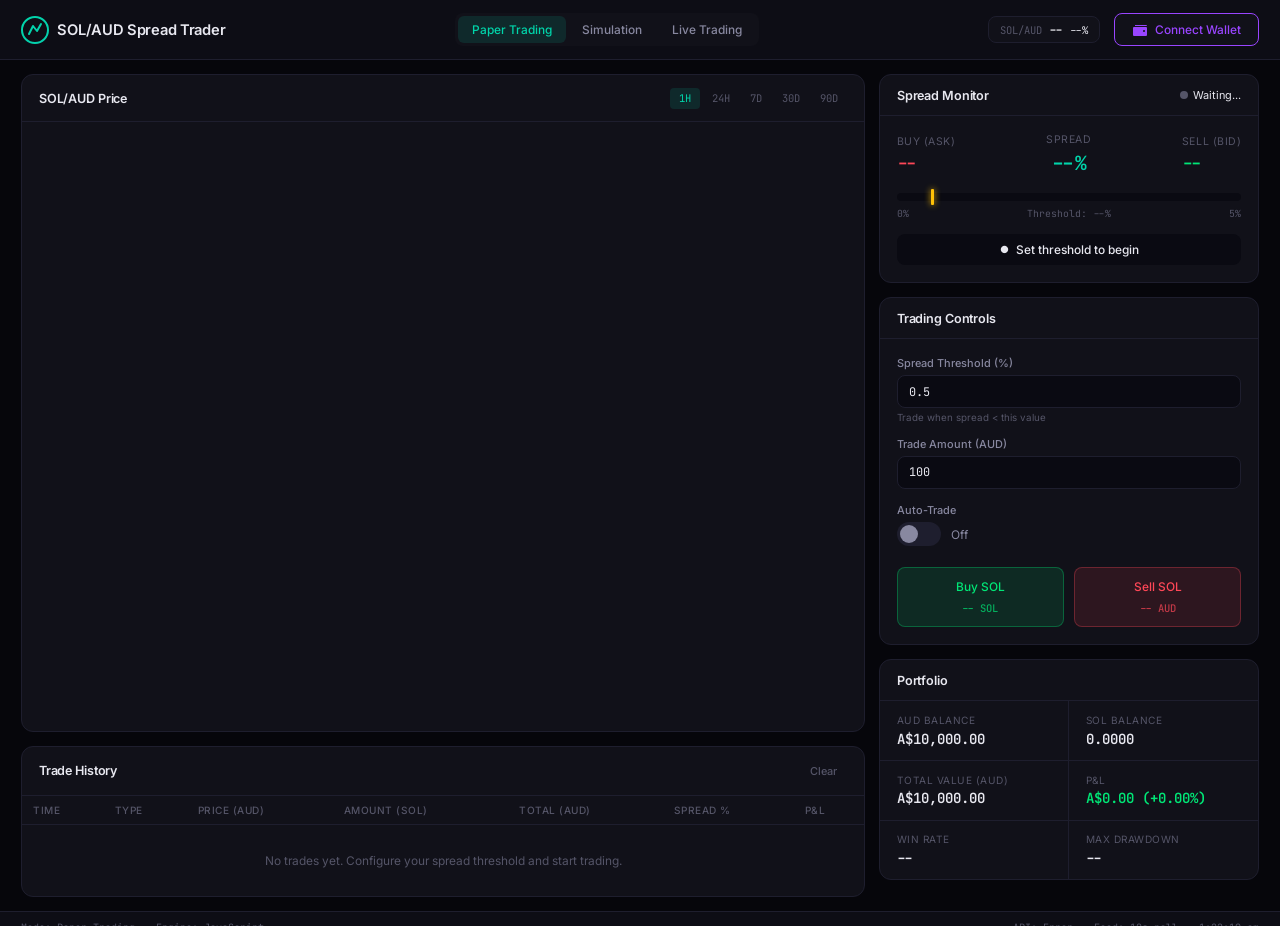
<file: index.html>
<!DOCTYPE html>
<html lang="en">
<head>
    <meta charset="UTF-8">
    <meta name="viewport" content="width=device-width, initial-scale=1.0">
    <title>Solana Spread Trader — SOL/AUD</title>
    <link rel="stylesheet" href="style.css">
    <link rel="icon" href="data:image/svg+xml,<svg xmlns='http://www.w3.org/2000/svg' viewBox='0 0 28 28'><defs><linearGradient id='g' x1='0' y1='0' x2='28' y2='28'><stop stop-color='%2300d4aa'/><stop offset='1' stop-color='%239945FF'/></linearGradient></defs><circle cx='14' cy='14' r='13' stroke='url(%23g)' stroke-width='2' fill='none'/><path d='M8 18L12 10L16 15L20 8' stroke='url(%23g)' stroke-width='2' stroke-linecap='round' fill='none'/></svg>">
    <link rel="preconnect" href="https://fonts.googleapis.com">
    <link href="https://fonts.googleapis.com/css2?family=Inter:wght@300;400;500;600;700&family=JetBrains+Mono:wght@400;500&display=swap" rel="stylesheet">
</head>
<body>
    <!-- ── Header ── -->
    <header id="app-header">
        <div class="header-left">
            <div class="logo">
                <svg width="28" height="28" viewBox="0 0 28 28" fill="none">
                    <circle cx="14" cy="14" r="13" stroke="url(#grad)" stroke-width="2"/>
                    <path d="M8 18L12 10L16 15L20 8" stroke="url(#grad)" stroke-width="2" stroke-linecap="round" stroke-linejoin="round"/>
                    <defs><linearGradient id="grad" x1="0" y1="0" x2="28" y2="28"><stop stop-color="#00d4aa"/><stop offset="1" stop-color="#9945FF"/></linearGradient></defs>
                </svg>
                <span class="logo-text">SOL/AUD Spread Trader</span>
            </div>
        </div>
        <div class="header-center">
            <div class="mode-tabs">
                <button class="mode-tab active" data-mode="paper">Paper Trading</button>
                <button class="mode-tab" data-mode="simulation">Simulation</button>
                <button class="mode-tab" data-mode="live">Live Trading</button>
            </div>
        </div>
        <div class="header-right">
            <div class="price-badge" id="live-price-badge">
                <span class="price-label">SOL/AUD</span>
                <span class="price-value" id="header-price">--</span>
                <span class="price-change" id="header-change">--%</span>
            </div>
            <button class="btn btn-wallet" id="btn-connect-wallet">
                <svg width="16" height="16" viewBox="0 0 16 16" fill="currentColor"><path d="M14 4H3V3h11a1 1 0 011 1zm0 1H2a1 1 0 00-1 1v7a1 1 0 001 1h12a1 1 0 001-1V6a1 1 0 00-1-1zm-2 5a1 1 0 110-2 1 1 0 010 2z"/></svg>
                <span id="wallet-text">Connect Wallet</span>
            </button>
        </div>
    </header>

    <!-- ── Main Dashboard ── -->
    <main id="dashboard">
        <!-- ── Left Column: Chart + Trade History ── -->
        <section class="col-chart">
            <div class="card chart-card">
                <div class="card-header">
                    <h2>SOL/AUD Price</h2>
                    <div class="chart-controls">
                        <button class="chart-period active" data-period="1h">1H</button>
                        <button class="chart-period" data-period="24h">24H</button>
                        <button class="chart-period" data-period="7d">7D</button>
                        <button class="chart-period" data-period="30d">30D</button>
                        <button class="chart-period" data-period="90d">90D</button>
                    </div>
                </div>
                <div class="chart-container">
                    <canvas id="price-chart"></canvas>
                    <div class="chart-overlay" id="chart-tooltip"></div>
                </div>
            </div>

            <!-- Trade History -->
            <div class="card trade-history-card">
                <div class="card-header">
                    <h2>Trade History</h2>
                    <button class="btn btn-sm btn-ghost" id="btn-clear-trades">Clear</button>
                </div>
                <div class="table-wrap">
                    <table id="trade-table">
                        <thead>
                            <tr>
                                <th>Time</th>
                                <th>Type</th>
                                <th>Price (AUD)</th>
                                <th>Amount (SOL)</th>
                                <th>Total (AUD)</th>
                                <th>Spread %</th>
                                <th>P&L</th>
                            </tr>
                        </thead>
                        <tbody id="trade-tbody"></tbody>
                    </table>
                    <div class="empty-state" id="trades-empty">No trades yet. Configure your spread threshold and start trading.</div>
                </div>
            </div>
        </section>

        <!-- ── Right Column: Trading Panel ── -->
        <section class="col-trading">
            <!-- Spread Monitor -->
            <div class="card spread-card">
                <div class="card-header">
                    <h2>Spread Monitor</h2>
                    <div class="spread-status" id="spread-status">
                        <span class="status-dot"></span>
                        <span class="status-text">Waiting...</span>
                    </div>
                </div>
                <div class="spread-display">
                    <div class="spread-row">
                        <div class="spread-item">
                            <span class="spread-label">Buy (Ask)</span>
                            <span class="spread-value ask" id="ask-price">--</span>
                        </div>
                        <div class="spread-item spread-center">
                            <span class="spread-label">Spread</span>
                            <span class="spread-value spread" id="current-spread">--%</span>
                        </div>
                        <div class="spread-item">
                            <span class="spread-label">Sell (Bid)</span>
                            <span class="spread-value bid" id="bid-price">--</span>
                        </div>
                    </div>
                    <div class="spread-bar-container">
                        <div class="spread-bar">
                            <div class="spread-bar-fill" id="spread-bar-fill"></div>
                            <div class="spread-bar-threshold" id="spread-bar-threshold"></div>
                        </div>
                        <div class="spread-bar-labels">
                            <span>0%</span>
                            <span id="threshold-marker">Threshold: --%</span>
                            <span>5%</span>
                        </div>
                    </div>
                    <div class="signal-display" id="signal-display">
                        <span class="signal-icon">&#9679;</span>
                        <span class="signal-text">Set threshold to begin</span>
                    </div>
                </div>
            </div>

            <!-- Trading Controls -->
            <div class="card controls-card">
                <div class="card-header">
                    <h2>Trading Controls</h2>
                </div>
                <div class="controls-body">
                    <div class="input-group">
                        <label for="threshold-input">Spread Threshold (%)</label>
                        <div class="input-with-hint">
                            <input type="number" id="threshold-input" step="0.01" min="0.01" max="50" value="0.50" placeholder="0.50">
                            <span class="input-hint">Trade when spread &lt; this value</span>
                        </div>
                    </div>
                    <div class="input-group">
                        <label for="trade-amount-input">Trade Amount (AUD)</label>
                        <input type="number" id="trade-amount-input" step="1" min="1" value="100" placeholder="100">
                    </div>
                    <div class="input-group">
                        <label for="auto-trade-toggle">Auto-Trade</label>
                        <div class="toggle-row">
                            <label class="toggle">
                                <input type="checkbox" id="auto-trade-toggle">
                                <span class="toggle-slider"></span>
                            </label>
                            <span class="toggle-label" id="auto-trade-label">Off</span>
                        </div>
                    </div>
                    <div class="trade-buttons">
                        <button class="btn btn-buy" id="btn-buy">
                            <span>Buy SOL</span>
                            <small id="buy-preview">-- SOL</small>
                        </button>
                        <button class="btn btn-sell" id="btn-sell">
                            <span>Sell SOL</span>
                            <small id="sell-preview">-- AUD</small>
                        </button>
                    </div>
                </div>
            </div>

            <!-- Portfolio Summary -->
            <div class="card portfolio-card">
                <div class="card-header">
                    <h2>Portfolio</h2>
                </div>
                <div class="portfolio-grid">
                    <div class="portfolio-item">
                        <span class="portfolio-label">AUD Balance</span>
                        <span class="portfolio-value" id="balance-aud">$10,000.00</span>
                    </div>
                    <div class="portfolio-item">
                        <span class="portfolio-label">SOL Balance</span>
                        <span class="portfolio-value" id="balance-sol">0.0000</span>
                    </div>
                    <div class="portfolio-item">
                        <span class="portfolio-label">Total Value (AUD)</span>
                        <span class="portfolio-value" id="total-value">$10,000.00</span>
                    </div>
                    <div class="portfolio-item">
                        <span class="portfolio-label">P&L</span>
                        <span class="portfolio-value pnl" id="total-pnl">$0.00 (0.00%)</span>
                    </div>
                    <div class="portfolio-item">
                        <span class="portfolio-label">Win Rate</span>
                        <span class="portfolio-value" id="win-rate">--</span>
                    </div>
                    <div class="portfolio-item">
                        <span class="portfolio-label">Max Drawdown</span>
                        <span class="portfolio-value" id="max-drawdown">--</span>
                    </div>
                </div>
            </div>

            <!-- Simulation Panel (hidden by default) -->
            <div class="card sim-card hidden" id="sim-panel">
                <div class="card-header">
                    <h2>Backtest Simulation</h2>
                </div>
                <div class="sim-body">
                    <div class="sim-row">
                        <div class="input-group">
                            <label for="sim-start">Start Date</label>
                            <input type="date" id="sim-start">
                        </div>
                        <div class="input-group">
                            <label for="sim-end">End Date</label>
                            <input type="date" id="sim-end">
                        </div>
                    </div>
                    <div class="sim-row">
                        <div class="input-group">
                            <label for="sim-initial">Initial Balance (AUD)</label>
                            <input type="number" id="sim-initial" value="10000" min="100" step="100">
                        </div>
                        <div class="input-group">
                            <label for="sim-trade-pct">Trade Size (%)</label>
                            <input type="number" id="sim-trade-pct" value="10" min="1" max="100" step="1">
                        </div>
                    </div>
                    <div class="input-group">
                        <label for="sim-threshold">Spread Threshold (%)</label>
                        <input type="number" id="sim-threshold" step="0.01" min="0.01" max="50" value="0.50">
                    </div>
                    <button class="btn btn-primary btn-block" id="btn-run-sim">
                        <svg width="16" height="16" viewBox="0 0 16 16" fill="currentColor"><path d="M4 2l10 6-10 6V2z"/></svg>
                        Run Simulation
                    </button>

                    <!-- Projection / Watch Mode -->
                    <div class="sim-divider"><span>or predict the future</span></div>
                    <div class="input-group">
                        <label for="proj-duration">Projection Duration</label>
                        <select id="proj-duration">
                            <option value="1">1 Hour</option>
                            <option value="4">4 Hours</option>
                            <option value="12">12 Hours</option>
                            <option value="24">24 Hours</option>
                            <option value="168">7 Days</option>
                            <option value="0" selected>Unlimited</option>
                        </select>
                    </div>
                    <div class="input-group">
                        <label for="proj-speed">Playback Speed</label>
                        <select id="proj-speed">
                            <option value="500">1x (slow)</option>
                            <option value="250">2x</option>
                            <option value="100" selected>5x</option>
                            <option value="50">10x (fast)</option>
                            <option value="20">50x (blitz)</option>
                        </select>
                    </div>
                    <button class="btn btn-watch btn-block" id="btn-watch-sim">
                        <svg width="16" height="16" viewBox="0 0 16 16" fill="currentColor"><circle cx="8" cy="8" r="3"/><path d="M8 1a7 7 0 100 14A7 7 0 008 1zm0 1.5a5.5 5.5 0 110 11 5.5 5.5 0 010-11z"/></svg>
                        Watch Prediction
                    </button>
                    <div class="playback-controls hidden" id="playback-controls">
                        <button class="btn btn-sm btn-ghost" id="btn-playback-pause" title="Pause/Resume">
                            <svg width="14" height="14" viewBox="0 0 14 14" fill="currentColor" id="pause-icon"><rect x="2" y="1" width="4" height="12"/><rect x="8" y="1" width="4" height="12"/></svg>
                        </button>
                        <div class="playback-progress">
                            <div class="progress-bar"><div class="progress-fill" id="playback-fill"></div></div>
                        </div>
                        <span class="playback-counter" id="playback-counter">0 / 0</span>
                        <button class="btn btn-sm btn-ghost" id="btn-playback-stop" title="Stop">
                            <svg width="14" height="14" viewBox="0 0 14 14" fill="currentColor"><rect x="2" y="2" width="10" height="10" rx="1"/></svg>
                        </button>
                    </div>

                    <div class="sim-progress hidden" id="sim-progress">
                        <div class="progress-bar"><div class="progress-fill" id="sim-progress-fill"></div></div>
                        <span class="progress-text" id="sim-progress-text">Running...</span>
                    </div>

                    <!-- Simulation Results -->
                    <div class="sim-results hidden" id="sim-results">
                        <h3>Results</h3>
                        <div class="sim-results-grid">
                            <div class="sim-result-item">
                                <span class="sim-result-label">Final Balance</span>
                                <span class="sim-result-value" id="sim-final-balance">--</span>
                            </div>
                            <div class="sim-result-item">
                                <span class="sim-result-label">Total P&L</span>
                                <span class="sim-result-value" id="sim-total-pnl">--</span>
                            </div>
                            <div class="sim-result-item">
                                <span class="sim-result-label">Return %</span>
                                <span class="sim-result-value" id="sim-return-pct">--</span>
                            </div>
                            <div class="sim-result-item">
                                <span class="sim-result-label">Total Trades</span>
                                <span class="sim-result-value" id="sim-total-trades">--</span>
                            </div>
                            <div class="sim-result-item">
                                <span class="sim-result-label">Win Rate</span>
                                <span class="sim-result-value" id="sim-win-rate">--</span>
                            </div>
                            <div class="sim-result-item">
                                <span class="sim-result-label">Sharpe Ratio</span>
                                <span class="sim-result-value" id="sim-sharpe">--</span>
                            </div>
                            <div class="sim-result-item">
                                <span class="sim-result-label">Max Drawdown</span>
                                <span class="sim-result-value" id="sim-max-dd">--</span>
                            </div>
                            <div class="sim-result-item">
                                <span class="sim-result-label">Avg Trade P&L</span>
                                <span class="sim-result-value" id="sim-avg-pnl">--</span>
                            </div>
                            <div class="sim-result-item">
                                <span class="sim-result-label">Best Trade</span>
                                <span class="sim-result-value" id="sim-best-trade">--</span>
                            </div>
                            <div class="sim-result-item">
                                <span class="sim-result-label">Worst Trade</span>
                                <span class="sim-result-value" id="sim-worst-trade">--</span>
                            </div>
                        </div>
                        <div class="sim-chart-container">
                            <canvas id="sim-equity-chart"></canvas>
                        </div>
                    </div>
                </div>
            </div>

            <!-- Live Warning (shown only in live mode) -->
            <div class="card warning-card hidden" id="live-warning">
                <div class="warning-icon">&#9888;</div>
                <div class="warning-content">
                    <h3>Real Money Trading</h3>
                    <p>Live mode uses your connected Phantom wallet to execute real SOL trades on Solana mainnet via Jupiter DEX. You can lose real money. Start with small amounts.</p>
                </div>
            </div>
        </section>
    </main>

    <!-- ── Status Bar ── -->
    <footer id="status-bar">
        <div class="status-left">
            <span class="status-item" id="status-mode">Mode: Paper Trading</span>
            <span class="status-item" id="status-engine">Engine: JavaScript</span>
        </div>
        <div class="status-right">
            <span class="status-item" id="status-api">API: Connecting...</span>
            <span class="status-item" id="status-ws">Feed: --</span>
            <span class="status-item" id="status-time"></span>
        </div>
    </footer>

    <!-- ── Cinema Mode Overlay ── -->
    <div class="cinema-overlay hidden" id="cinema-overlay">
        <div class="cinema-charts">
            <div class="cinema-charts-left">
                <div class="cinema-chart-panel">
                    <div class="cinema-chart-label">SOL/AUD Price <span id="cinema-price-label" class="cinema-label-value">--</span></div>
                    <div class="cinema-chart">
                        <canvas id="cinema-canvas"></canvas>
                        <div class="cinema-tooltip" id="cinema-tooltip"></div>
                    </div>
                </div>
                <div class="cinema-chart-panel">
                    <div class="cinema-chart-label">Profit &amp; Loss <span id="cinema-pnl-label" class="cinema-label-value">A$0.00</span> <span class="cinema-label-rates" id="cinema-pnl-rates"></span></div>
                    <div class="cinema-chart">
                        <canvas id="cinema-pnl-canvas"></canvas>
                    </div>
                </div>
            </div>
            <div class="cinema-trades-panel">
                <div class="cinema-chart-label">Trade Log</div>
                <div class="cinema-trades-log" id="cinema-trades-log"></div>
            </div>
        </div>
        <div class="cinema-hud">
            <div class="hud-left">
                <div class="hud-title">
                    <svg width="20" height="20" viewBox="0 0 28 28" fill="none">
                        <circle cx="14" cy="14" r="13" stroke="url(#cgrad)" stroke-width="2"/>
                        <path d="M8 18L12 10L16 15L20 8" stroke="url(#cgrad)" stroke-width="2" stroke-linecap="round" stroke-linejoin="round"/>
                        <defs><linearGradient id="cgrad" x1="0" y1="0" x2="28" y2="28"><stop stop-color="#00d4aa"/><stop offset="1" stop-color="#9945FF"/></linearGradient></defs>
                    </svg>
                    <span>SOL/AUD Projection</span>
                </div>
                <div class="hud-price" id="cinema-price">A$--</div>
                <div class="hud-spread">
                    <span class="hud-label">Spread</span>
                    <span id="cinema-spread">--%</span>
                    <span class="hud-signal" id="cinema-signal">&#9679;</span>
                </div>
            </div>
            <div class="hud-center">
                <div class="hud-stat">
                    <span class="hud-label">AUD</span>
                    <span id="cinema-balance">A$10,000</span>
                </div>
                <div class="hud-stat">
                    <span class="hud-label">SOL</span>
                    <span id="cinema-sol-balance">0.0000</span>
                </div>
                <div class="hud-stat">
                    <span class="hud-label">P&L</span>
                    <span id="cinema-pnl">A$0.00</span>
                </div>
                <div class="hud-stat">
                    <span class="hud-label">Fees Paid</span>
                    <span id="cinema-fees">A$0.00</span>
                </div>
                <div class="hud-stat">
                    <span class="hud-label">Trades</span>
                    <span id="cinema-trades">0</span>
                </div>
                <div class="hud-stat">
                    <span class="hud-label">Win Rate</span>
                    <span id="cinema-winrate">--</span>
                </div>
                <div class="hud-stat">
                    <span class="hud-label">$10k/wk ETA</span>
                    <span id="cinema-eta">--</span>
                </div>
            </div>
            <div class="hud-right">
                <div class="hud-time" id="cinema-time">--:--</div>
                <div class="hud-controls">
                    <div class="speed-btns">
                        <button class="btn btn-sm btn-ghost speed-btn" data-speed="200">1x</button>
                        <button class="btn btn-sm btn-ghost speed-btn active" data-speed="100">2x</button>
                        <button class="btn btn-sm btn-ghost speed-btn" data-speed="40">5x</button>
                        <button class="btn btn-sm btn-ghost speed-btn" data-speed="15">10x</button>
                        <button class="btn btn-sm btn-ghost speed-btn" data-speed="5">50x</button>
                    </div>
                    <button class="btn btn-sm btn-ghost" id="btn-cinema-pause" title="Pause/Resume">
                        <svg width="16" height="16" viewBox="0 0 14 14" fill="currentColor" id="cinema-pause-icon"><rect x="2" y="1" width="4" height="12"/><rect x="8" y="1" width="4" height="12"/></svg>
                    </button>
                    <button class="btn btn-sm btn-ghost" id="btn-cinema-exit" title="Exit Cinema">
                        <svg width="16" height="16" viewBox="0 0 16 16" fill="currentColor"><path d="M3 3l10 10M13 3L3 13" stroke="currentColor" stroke-width="2" stroke-linecap="round" fill="none"/></svg>
                    </button>
                </div>
            </div>
        </div>
    </div>

    <script src="app.js"></script>
</body>
</html>
</file>
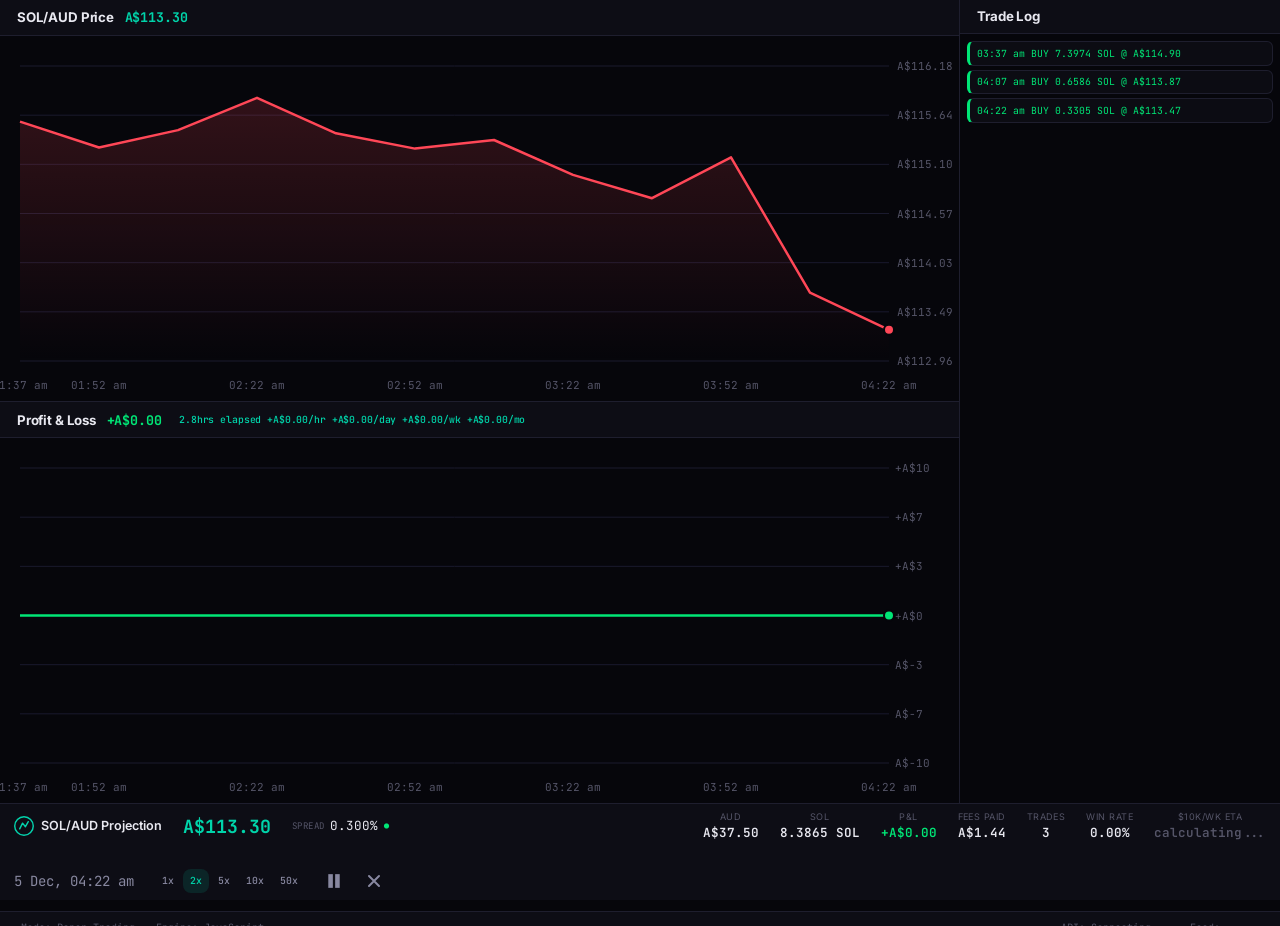
<file: cinema.html>
<!DOCTYPE html>
<html lang="en">
<head>
    <meta charset="UTF-8">
    <meta name="viewport" content="width=device-width, initial-scale=1.0">
    <title>SOL/AUD — Cinema</title>
    <script>window.CINEMA_MODE = true;</script>
    <link rel="stylesheet" href="style.css">
    <link rel="icon" href="data:image/svg+xml,<svg xmlns='http://www.w3.org/2000/svg' viewBox='0 0 28 28'><defs><linearGradient id='g' x1='0' y1='0' x2='28' y2='28'><stop stop-color='%2300d4aa'/><stop offset='1' stop-color='%239945FF'/></linearGradient></defs><circle cx='14' cy='14' r='13' stroke='url(%23g)' stroke-width='2' fill='none'/><path d='M8 18L12 10L16 15L20 8' stroke='url(%23g)' stroke-width='2' stroke-linecap='round' fill='none'/></svg>">
    <link rel="preconnect" href="https://fonts.googleapis.com">
    <link href="https://fonts.googleapis.com/css2?family=Inter:wght@300;400;500;600;700&family=JetBrains+Mono:wght@400;500&display=swap" rel="stylesheet">
</head>
<body style="overflow:hidden">
    <!-- ── Header ── -->
    <header id="app-header">
        <div class="header-left">
            <div class="logo">
                <svg width="28" height="28" viewBox="0 0 28 28" fill="none">
                    <circle cx="14" cy="14" r="13" stroke="url(#grad)" stroke-width="2"/>
                    <path d="M8 18L12 10L16 15L20 8" stroke="url(#grad)" stroke-width="2" stroke-linecap="round" stroke-linejoin="round"/>
                    <defs><linearGradient id="grad" x1="0" y1="0" x2="28" y2="28"><stop stop-color="#00d4aa"/><stop offset="1" stop-color="#9945FF"/></linearGradient></defs>
                </svg>
                <span class="logo-text">SOL/AUD Spread Trader</span>
            </div>
        </div>
        <div class="header-center">
            <div class="mode-tabs">
                <button class="mode-tab active" data-mode="paper">Paper Trading</button>
                <button class="mode-tab" data-mode="simulation">Simulation</button>
                <button class="mode-tab" data-mode="live">Live Trading</button>
            </div>
        </div>
        <div class="header-right">
            <div class="price-badge" id="live-price-badge">
                <span class="price-label">SOL/AUD</span>
                <span class="price-value" id="header-price">--</span>
                <span class="price-change" id="header-change">--%</span>
            </div>
            <button class="btn btn-wallet" id="btn-connect-wallet">
                <svg width="16" height="16" viewBox="0 0 16 16" fill="currentColor"><path d="M14 4H3V3h11a1 1 0 011 1zm0 1H2a1 1 0 00-1 1v7a1 1 0 001 1h12a1 1 0 001-1V6a1 1 0 00-1-1zm-2 5a1 1 0 110-2 1 1 0 010 2z"/></svg>
                <span id="wallet-text">Connect Wallet</span>
            </button>
        </div>
    </header>

    <!-- ── Main Dashboard ── -->
    <main id="dashboard">
        <!-- ── Left Column: Chart + Trade History ── -->
        <section class="col-chart">
            <div class="card chart-card">
                <div class="card-header">
                    <h2>SOL/AUD Price</h2>
                    <div class="chart-controls">
                        <button class="chart-period active" data-period="1h">1H</button>
                        <button class="chart-period" data-period="24h">24H</button>
                        <button class="chart-period" data-period="7d">7D</button>
                        <button class="chart-period" data-period="30d">30D</button>
                        <button class="chart-period" data-period="90d">90D</button>
                    </div>
                </div>
                <div class="chart-container">
                    <canvas id="price-chart"></canvas>
                    <div class="chart-overlay" id="chart-tooltip"></div>
                </div>
            </div>

            <!-- Trade History -->
            <div class="card trade-history-card">
                <div class="card-header">
                    <h2>Trade History</h2>
                    <button class="btn btn-sm btn-ghost" id="btn-clear-trades">Clear</button>
                </div>
                <div class="table-wrap">
                    <table id="trade-table">
                        <thead>
                            <tr>
                                <th>Time</th>
                                <th>Type</th>
                                <th>Price (AUD)</th>
                                <th>Amount (SOL)</th>
                                <th>Total (AUD)</th>
                                <th>Spread %</th>
                                <th>P&L</th>
                            </tr>
                        </thead>
                        <tbody id="trade-tbody"></tbody>
                    </table>
                    <div class="empty-state" id="trades-empty">No trades yet. Configure your spread threshold and start trading.</div>
                </div>
            </div>
        </section>

        <!-- ── Right Column: Trading Panel ── -->
        <section class="col-trading">
            <!-- Spread Monitor -->
            <div class="card spread-card">
                <div class="card-header">
                    <h2>Spread Monitor</h2>
                    <div class="spread-status" id="spread-status">
                        <span class="status-dot"></span>
                        <span class="status-text">Waiting...</span>
                    </div>
                </div>
                <div class="spread-display">
                    <div class="spread-row">
                        <div class="spread-item">
                            <span class="spread-label">Buy (Ask)</span>
                            <span class="spread-value ask" id="ask-price">--</span>
                        </div>
                        <div class="spread-item spread-center">
                            <span class="spread-label">Spread</span>
                            <span class="spread-value spread" id="current-spread">--%</span>
                        </div>
                        <div class="spread-item">
                            <span class="spread-label">Sell (Bid)</span>
                            <span class="spread-value bid" id="bid-price">--</span>
                        </div>
                    </div>
                    <div class="spread-bar-container">
                        <div class="spread-bar">
                            <div class="spread-bar-fill" id="spread-bar-fill"></div>
                            <div class="spread-bar-threshold" id="spread-bar-threshold"></div>
                        </div>
                        <div class="spread-bar-labels">
                            <span>0%</span>
                            <span id="threshold-marker">Threshold: --%</span>
                            <span>5%</span>
                        </div>
                    </div>
                    <div class="signal-display" id="signal-display">
                        <span class="signal-icon">&#9679;</span>
                        <span class="signal-text">Set threshold to begin</span>
                    </div>
                </div>
            </div>

            <!-- Trading Controls -->
            <div class="card controls-card">
                <div class="card-header">
                    <h2>Trading Controls</h2>
                </div>
                <div class="controls-body">
                    <div class="input-group">
                        <label for="threshold-input">Spread Threshold (%)</label>
                        <div class="input-with-hint">
                            <input type="number" id="threshold-input" step="0.01" min="0.01" max="50" value="0.50" placeholder="0.50">
                            <span class="input-hint">Trade when spread &lt; this value</span>
                        </div>
                    </div>
                    <div class="input-group">
                        <label for="trade-amount-input">Trade Amount (AUD)</label>
                        <input type="number" id="trade-amount-input" step="1" min="1" value="100" placeholder="100">
                    </div>
                    <div class="input-group">
                        <label for="auto-trade-toggle">Auto-Trade</label>
                        <div class="toggle-row">
                            <label class="toggle">
                                <input type="checkbox" id="auto-trade-toggle">
                                <span class="toggle-slider"></span>
                            </label>
                            <span class="toggle-label" id="auto-trade-label">Off</span>
                        </div>
                    </div>
                    <div class="trade-buttons">
                        <button class="btn btn-buy" id="btn-buy">
                            <span>Buy SOL</span>
                            <small id="buy-preview">-- SOL</small>
                        </button>
                        <button class="btn btn-sell" id="btn-sell">
                            <span>Sell SOL</span>
                            <small id="sell-preview">-- AUD</small>
                        </button>
                    </div>
                </div>
            </div>

            <!-- Portfolio Summary -->
            <div class="card portfolio-card">
                <div class="card-header">
                    <h2>Portfolio</h2>
                </div>
                <div class="portfolio-grid">
                    <div class="portfolio-item">
                        <span class="portfolio-label">AUD Balance</span>
                        <span class="portfolio-value" id="balance-aud">$10,000.00</span>
                    </div>
                    <div class="portfolio-item">
                        <span class="portfolio-label">SOL Balance</span>
                        <span class="portfolio-value" id="balance-sol">0.0000</span>
                    </div>
                    <div class="portfolio-item">
                        <span class="portfolio-label">Total Value (AUD)</span>
                        <span class="portfolio-value" id="total-value">$10,000.00</span>
                    </div>
                    <div class="portfolio-item">
                        <span class="portfolio-label">P&L</span>
                        <span class="portfolio-value pnl" id="total-pnl">$0.00 (0.00%)</span>
                    </div>
                    <div class="portfolio-item">
                        <span class="portfolio-label">Win Rate</span>
                        <span class="portfolio-value" id="win-rate">--</span>
                    </div>
                    <div class="portfolio-item">
                        <span class="portfolio-label">Max Drawdown</span>
                        <span class="portfolio-value" id="max-drawdown">--</span>
                    </div>
                </div>
            </div>

            <!-- Simulation Panel (hidden by default) -->
            <div class="card sim-card hidden" id="sim-panel">
                <div class="card-header">
                    <h2>Backtest Simulation</h2>
                </div>
                <div class="sim-body">
                    <div class="sim-row">
                        <div class="input-group">
                            <label for="sim-start">Start Date</label>
                            <input type="date" id="sim-start">
                        </div>
                        <div class="input-group">
                            <label for="sim-end">End Date</label>
                            <input type="date" id="sim-end">
                        </div>
                    </div>
                    <div class="sim-row">
                        <div class="input-group">
                            <label for="sim-initial">Initial Balance (AUD)</label>
                            <input type="number" id="sim-initial" value="10000" min="100" step="100">
                        </div>
                        <div class="input-group">
                            <label for="sim-trade-pct">Trade Size (%)</label>
                            <input type="number" id="sim-trade-pct" value="10" min="1" max="100" step="1">
                        </div>
                    </div>
                    <div class="input-group">
                        <label for="sim-threshold">Spread Threshold (%)</label>
                        <input type="number" id="sim-threshold" step="0.01" min="0.01" max="50" value="0.50">
                    </div>
                    <button class="btn btn-primary btn-block" id="btn-run-sim">
                        <svg width="16" height="16" viewBox="0 0 16 16" fill="currentColor"><path d="M4 2l10 6-10 6V2z"/></svg>
                        Run Simulation
                    </button>

                    <!-- Projection / Watch Mode -->
                    <div class="sim-divider"><span>or predict the future</span></div>
                    <div class="input-group">
                        <label for="proj-duration">Projection Duration</label>
                        <select id="proj-duration">
                            <option value="1">1 Hour</option>
                            <option value="4">4 Hours</option>
                            <option value="12">12 Hours</option>
                            <option value="24">24 Hours</option>
                            <option value="168">7 Days</option>
                            <option value="0" selected>Unlimited</option>
                        </select>
                    </div>
                    <div class="input-group">
                        <label for="proj-speed">Playback Speed</label>
                        <select id="proj-speed">
                            <option value="500">1x (slow)</option>
                            <option value="250">2x</option>
                            <option value="100" selected>5x</option>
                            <option value="50">10x (fast)</option>
                            <option value="20">50x (blitz)</option>
                        </select>
                    </div>
                    <button class="btn btn-watch btn-block" id="btn-watch-sim">
                        <svg width="16" height="16" viewBox="0 0 16 16" fill="currentColor"><circle cx="8" cy="8" r="3"/><path d="M8 1a7 7 0 100 14A7 7 0 008 1zm0 1.5a5.5 5.5 0 110 11 5.5 5.5 0 010-11z"/></svg>
                        Watch Prediction
                    </button>
                    <div class="playback-controls hidden" id="playback-controls">
                        <button class="btn btn-sm btn-ghost" id="btn-playback-pause" title="Pause/Resume">
                            <svg width="14" height="14" viewBox="0 0 14 14" fill="currentColor" id="pause-icon"><rect x="2" y="1" width="4" height="12"/><rect x="8" y="1" width="4" height="12"/></svg>
                        </button>
                        <div class="playback-progress">
                            <div class="progress-bar"><div class="progress-fill" id="playback-fill"></div></div>
                        </div>
                        <span class="playback-counter" id="playback-counter">0 / 0</span>
                        <button class="btn btn-sm btn-ghost" id="btn-playback-stop" title="Stop">
                            <svg width="14" height="14" viewBox="0 0 14 14" fill="currentColor"><rect x="2" y="2" width="10" height="10" rx="1"/></svg>
                        </button>
                    </div>

                    <div class="sim-progress hidden" id="sim-progress">
                        <div class="progress-bar"><div class="progress-fill" id="sim-progress-fill"></div></div>
                        <span class="progress-text" id="sim-progress-text">Running...</span>
                    </div>

                    <!-- Simulation Results -->
                    <div class="sim-results hidden" id="sim-results">
                        <h3>Results</h3>
                        <div class="sim-results-grid">
                            <div class="sim-result-item">
                                <span class="sim-result-label">Final Balance</span>
                                <span class="sim-result-value" id="sim-final-balance">--</span>
                            </div>
                            <div class="sim-result-item">
                                <span class="sim-result-label">Total P&L</span>
                                <span class="sim-result-value" id="sim-total-pnl">--</span>
                            </div>
                            <div class="sim-result-item">
                                <span class="sim-result-label">Return %</span>
                                <span class="sim-result-value" id="sim-return-pct">--</span>
                            </div>
                            <div class="sim-result-item">
                                <span class="sim-result-label">Total Trades</span>
                                <span class="sim-result-value" id="sim-total-trades">--</span>
                            </div>
                            <div class="sim-result-item">
                                <span class="sim-result-label">Win Rate</span>
                                <span class="sim-result-value" id="sim-win-rate">--</span>
                            </div>
                            <div class="sim-result-item">
                                <span class="sim-result-label">Sharpe Ratio</span>
                                <span class="sim-result-value" id="sim-sharpe">--</span>
                            </div>
                            <div class="sim-result-item">
                                <span class="sim-result-label">Max Drawdown</span>
                                <span class="sim-result-value" id="sim-max-dd">--</span>
                            </div>
                            <div class="sim-result-item">
                                <span class="sim-result-label">Avg Trade P&L</span>
                                <span class="sim-result-value" id="sim-avg-pnl">--</span>
                            </div>
                            <div class="sim-result-item">
                                <span class="sim-result-label">Best Trade</span>
                                <span class="sim-result-value" id="sim-best-trade">--</span>
                            </div>
                            <div class="sim-result-item">
                                <span class="sim-result-label">Worst Trade</span>
                                <span class="sim-result-value" id="sim-worst-trade">--</span>
                            </div>
                        </div>
                        <div class="sim-chart-container">
                            <canvas id="sim-equity-chart"></canvas>
                        </div>
                    </div>
                </div>
            </div>

            <!-- Live Warning (shown only in live mode) -->
            <div class="card warning-card hidden" id="live-warning">
                <div class="warning-icon">&#9888;</div>
                <div class="warning-content">
                    <h3>Real Money Trading</h3>
                    <p>Live mode uses your connected Phantom wallet to execute real SOL trades on Solana mainnet via Jupiter DEX. You can lose real money. Start with small amounts.</p>
                </div>
            </div>
        </section>
    </main>

    <!-- ── Status Bar ── -->
    <footer id="status-bar">
        <div class="status-left">
            <span class="status-item" id="status-mode">Mode: Paper Trading</span>
            <span class="status-item" id="status-engine">Engine: JavaScript</span>
        </div>
        <div class="status-right">
            <span class="status-item" id="status-api">API: Connecting...</span>
            <span class="status-item" id="status-ws">Feed: --</span>
            <span class="status-item" id="status-time"></span>
        </div>
    </footer>

    <!-- ── Cinema Mode Overlay ── -->
    <div class="cinema-overlay hidden" id="cinema-overlay">
        <div class="cinema-charts">
            <div class="cinema-charts-left">
                <div class="cinema-chart-panel">
                    <div class="cinema-chart-label">SOL/AUD Price <span id="cinema-price-label" class="cinema-label-value">--</span></div>
                    <div class="cinema-chart">
                        <canvas id="cinema-canvas"></canvas>
                        <div class="cinema-tooltip" id="cinema-tooltip"></div>
                    </div>
                </div>
                <div class="cinema-chart-panel">
                    <div class="cinema-chart-label">Profit &amp; Loss <span id="cinema-pnl-label" class="cinema-label-value">A$0.00</span> <span class="cinema-label-rates" id="cinema-pnl-rates"></span></div>
                    <div class="cinema-chart">
                        <canvas id="cinema-pnl-canvas"></canvas>
                    </div>
                </div>
            </div>
            <div class="cinema-trades-panel">
                <div class="cinema-chart-label">Trade Log</div>
                <div class="cinema-trades-log" id="cinema-trades-log"></div>
            </div>
        </div>
        <div class="cinema-hud">
            <div class="hud-left">
                <div class="hud-title">
                    <svg width="20" height="20" viewBox="0 0 28 28" fill="none">
                        <circle cx="14" cy="14" r="13" stroke="url(#cgrad)" stroke-width="2"/>
                        <path d="M8 18L12 10L16 15L20 8" stroke="url(#cgrad)" stroke-width="2" stroke-linecap="round" stroke-linejoin="round"/>
                        <defs><linearGradient id="cgrad" x1="0" y1="0" x2="28" y2="28"><stop stop-color="#00d4aa"/><stop offset="1" stop-color="#9945FF"/></linearGradient></defs>
                    </svg>
                    <span>SOL/AUD Projection</span>
                </div>
                <div class="hud-price" id="cinema-price">A$--</div>
                <div class="hud-spread">
                    <span class="hud-label">Spread</span>
                    <span id="cinema-spread">--%</span>
                    <span class="hud-signal" id="cinema-signal">&#9679;</span>
                </div>
            </div>
            <div class="hud-center">
                <div class="hud-stat">
                    <span class="hud-label">AUD</span>
                    <span id="cinema-balance">A$10,000</span>
                </div>
                <div class="hud-stat">
                    <span class="hud-label">SOL</span>
                    <span id="cinema-sol-balance">0.0000</span>
                </div>
                <div class="hud-stat">
                    <span class="hud-label">P&L</span>
                    <span id="cinema-pnl">A$0.00</span>
                </div>
                <div class="hud-stat">
                    <span class="hud-label">Fees Paid</span>
                    <span id="cinema-fees">A$0.00</span>
                </div>
                <div class="hud-stat">
                    <span class="hud-label">Trades</span>
                    <span id="cinema-trades">0</span>
                </div>
                <div class="hud-stat">
                    <span class="hud-label">Win Rate</span>
                    <span id="cinema-winrate">--</span>
                </div>
                <div class="hud-stat">
                    <span class="hud-label">$10k/wk ETA</span>
                    <span id="cinema-eta">--</span>
                </div>
            </div>
            <div class="hud-right">
                <div class="hud-time" id="cinema-time">--:--</div>
                <div class="hud-controls">
                    <div class="speed-btns">
                        <button class="btn btn-sm btn-ghost speed-btn" data-speed="200">1x</button>
                        <button class="btn btn-sm btn-ghost speed-btn active" data-speed="100">2x</button>
                        <button class="btn btn-sm btn-ghost speed-btn" data-speed="40">5x</button>
                        <button class="btn btn-sm btn-ghost speed-btn" data-speed="15">10x</button>
                        <button class="btn btn-sm btn-ghost speed-btn" data-speed="5">50x</button>
                    </div>
                    <button class="btn btn-sm btn-ghost" id="btn-cinema-pause" title="Pause/Resume">
                        <svg width="16" height="16" viewBox="0 0 14 14" fill="currentColor" id="cinema-pause-icon"><rect x="2" y="1" width="4" height="12"/><rect x="8" y="1" width="4" height="12"/></svg>
                    </button>
                    <button class="btn btn-sm btn-ghost" id="btn-cinema-exit" title="Exit Cinema">
                        <svg width="16" height="16" viewBox="0 0 16 16" fill="currentColor"><path d="M3 3l10 10M13 3L3 13" stroke="currentColor" stroke-width="2" stroke-linecap="round" fill="none"/></svg>
                    </button>
                </div>
            </div>
        </div>
    </div>

    <script src="app.js"></script>
</body>
</html>
</file>
<file: style.css>
/* ── Reset & Foundations ── */
*, *::before, *::after { box-sizing: border-box; margin: 0; padding: 0; }

:root {
    --bg-primary: #06060b;
    --bg-secondary: #0d0d15;
    --bg-card: #111119;
    --bg-card-hover: #16161f;
    --bg-input: #0a0a12;
    --border: #1e1e2e;
    --border-light: #2a2a3e;
    --text-primary: #e8e8f0;
    --text-secondary: #8888a0;
    --text-muted: #555568;
    --accent: #00d4aa;
    --accent-dim: rgba(0,212,170,0.12);
    --accent-glow: rgba(0,212,170,0.25);
    --solana-purple: #9945FF;
    --purple-dim: rgba(153,69,255,0.12);
    --green: #00e676;
    --green-dim: rgba(0,230,118,0.12);
    --red: #ff4757;
    --red-dim: rgba(255,71,87,0.12);
    --yellow: #ffc107;
    --yellow-dim: rgba(255,193,7,0.12);
    --radius: 12px;
    --radius-sm: 8px;
    --font: 'Inter', -apple-system, BlinkMacSystemFont, sans-serif;
    --mono: 'JetBrains Mono', 'Fira Code', monospace;
    --shadow: 0 4px 24px rgba(0,0,0,0.4);
    --shadow-lg: 0 8px 40px rgba(0,0,0,0.6);
    --transition: 0.2s cubic-bezier(0.4, 0, 0.2, 1);
}

html { font-size: 14px; }
body {
    font-family: var(--font);
    background: var(--bg-primary);
    color: var(--text-primary);
    min-height: 100vh;
    display: flex;
    flex-direction: column;
    overflow-x: hidden;
    -webkit-font-smoothing: antialiased;
}

/* ── Scrollbar ── */
::-webkit-scrollbar { width: 6px; height: 6px; }
::-webkit-scrollbar-track { background: transparent; }
::-webkit-scrollbar-thumb { background: var(--border-light); border-radius: 3px; }
::-webkit-scrollbar-thumb:hover { background: var(--text-muted); }

/* ── Header ── */
#app-header {
    display: flex;
    align-items: center;
    justify-content: space-between;
    padding: 0 1.5rem;
    height: 60px;
    background: var(--bg-secondary);
    border-bottom: 1px solid var(--border);
    position: sticky;
    top: 0;
    z-index: 100;
    backdrop-filter: blur(12px);
}
.header-left, .header-right { display: flex; align-items: center; gap: 1rem; }
.logo { display: flex; align-items: center; gap: 0.6rem; }
.logo-text { font-weight: 600; font-size: 1.05rem; letter-spacing: -0.02em; }

/* Mode tabs */
.mode-tabs { display: flex; background: var(--bg-card); border-radius: var(--radius-sm); padding: 3px; gap: 2px; }
.mode-tab {
    padding: 0.4rem 1rem;
    border: none;
    background: transparent;
    color: var(--text-secondary);
    font-family: var(--font);
    font-size: 0.85rem;
    font-weight: 500;
    border-radius: 6px;
    cursor: pointer;
    transition: var(--transition);
    white-space: nowrap;
}
.mode-tab:hover { color: var(--text-primary); background: var(--bg-card-hover); }
.mode-tab.active { color: var(--accent); background: var(--accent-dim); }

/* Price badge */
.price-badge {
    display: flex;
    align-items: center;
    gap: 0.5rem;
    padding: 0.35rem 0.8rem;
    background: var(--bg-card);
    border: 1px solid var(--border);
    border-radius: var(--radius-sm);
    font-family: var(--mono);
    font-size: 0.85rem;
}
.price-label { color: var(--text-muted); font-size: 0.75rem; }
.price-value { color: var(--text-primary); font-weight: 600; }
.price-change { font-size: 0.75rem; }
.price-change.up { color: var(--green); }
.price-change.down { color: var(--red); }

/* ── Buttons ── */
.btn {
    display: inline-flex;
    align-items: center;
    gap: 0.5rem;
    padding: 0.55rem 1.2rem;
    border: 1px solid var(--border);
    border-radius: var(--radius-sm);
    background: var(--bg-card);
    color: var(--text-primary);
    font-family: var(--font);
    font-size: 0.85rem;
    font-weight: 500;
    cursor: pointer;
    transition: var(--transition);
    white-space: nowrap;
}
.btn:hover { background: var(--bg-card-hover); border-color: var(--border-light); }
.btn:active { transform: scale(0.98); }
.btn:disabled { opacity: 0.4; cursor: not-allowed; pointer-events: none; }

.btn-primary {
    background: linear-gradient(135deg, var(--accent), #00b894);
    border-color: var(--accent);
    color: #000;
    font-weight: 600;
}
.btn-primary:hover { filter: brightness(1.1); background: linear-gradient(135deg, var(--accent), #00b894); border-color: var(--accent); }
.btn-block { width: 100%; justify-content: center; }

.btn-wallet { border-color: var(--solana-purple); color: var(--solana-purple); }
.btn-wallet:hover { background: var(--purple-dim); border-color: var(--solana-purple); }
.btn-wallet.connected { border-color: var(--accent); color: var(--accent); }

.btn-buy {
    flex: 1;
    flex-direction: column;
    padding: 0.8rem;
    background: var(--green-dim);
    border-color: rgba(0,230,118,0.3);
    color: var(--green);
}
.btn-buy:hover { background: rgba(0,230,118,0.2); border-color: var(--green); }
.btn-buy small { font-size: 0.75rem; opacity: 0.7; font-family: var(--mono); }

.btn-sell {
    flex: 1;
    flex-direction: column;
    padding: 0.8rem;
    background: var(--red-dim);
    border-color: rgba(255,71,87,0.3);
    color: var(--red);
}
.btn-sell:hover { background: rgba(255,71,87,0.2); border-color: var(--red); }
.btn-sell small { font-size: 0.75rem; opacity: 0.7; font-family: var(--mono); }

.btn-sm { padding: 0.3rem 0.7rem; font-size: 0.78rem; }
.btn-ghost { border: none; background: transparent; color: var(--text-muted); }
.btn-ghost:hover { color: var(--text-primary); background: transparent; }

/* ── Cards ── */
.card {
    background: var(--bg-card);
    border: 1px solid var(--border);
    border-radius: var(--radius);
    overflow: hidden;
    transition: var(--transition);
}
.card-header {
    display: flex;
    align-items: center;
    justify-content: space-between;
    padding: 0.9rem 1.2rem;
    border-bottom: 1px solid var(--border);
}
.card-header h2 {
    font-size: 0.9rem;
    font-weight: 600;
    color: var(--text-primary);
    letter-spacing: -0.01em;
}

/* ── Dashboard Layout ── */
#dashboard {
    display: grid;
    grid-template-columns: 1fr 380px;
    gap: 1rem;
    padding: 1rem 1.5rem;
    flex: 1;
    min-height: 0;
}
.col-chart { display: flex; flex-direction: column; gap: 1rem; min-width: 0; }
.col-trading { display: flex; flex-direction: column; gap: 1rem; }

/* ── Chart ── */
.chart-card { flex: 1; display: flex; flex-direction: column; min-height: 380px; }
.chart-controls { display: flex; gap: 2px; }
.chart-period {
    padding: 0.25rem 0.65rem;
    border: none;
    background: transparent;
    color: var(--text-muted);
    font-family: var(--mono);
    font-size: 0.75rem;
    border-radius: 4px;
    cursor: pointer;
    transition: var(--transition);
}
.chart-period:hover { color: var(--text-primary); }
.chart-period.active { color: var(--accent); background: var(--accent-dim); }
.chart-container { flex: 1; position: relative; padding: 0.5rem; min-height: 280px; }
#price-chart { width: 100%; height: 100%; }
.chart-overlay {
    position: absolute;
    display: none;
    padding: 0.5rem 0.75rem;
    background: var(--bg-secondary);
    border: 1px solid var(--border-light);
    border-radius: 6px;
    font-family: var(--mono);
    font-size: 0.78rem;
    pointer-events: none;
    z-index: 10;
    white-space: nowrap;
}

/* ── Spread Monitor ── */
.spread-display { padding: 1.2rem; }
.spread-row { display: flex; align-items: center; justify-content: space-between; gap: 1rem; }
.spread-item { display: flex; flex-direction: column; gap: 0.3rem; }
.spread-center { align-items: center; }
.spread-label { font-size: 0.75rem; color: var(--text-muted); text-transform: uppercase; letter-spacing: 0.05em; }
.spread-value { font-family: var(--mono); font-size: 1.2rem; font-weight: 600; }
.spread-value.ask { color: var(--red); }
.spread-value.bid { color: var(--green); }
.spread-value.spread { color: var(--accent); font-size: 1.4rem; }

.spread-status { display: flex; align-items: center; gap: 0.4rem; font-size: 0.78rem; }
.status-dot {
    width: 8px;
    height: 8px;
    border-radius: 50%;
    background: var(--text-muted);
    transition: var(--transition);
}
.status-dot.live { background: var(--green); box-shadow: 0 0 8px var(--green); animation: pulse 2s infinite; }
.status-dot.favorable { background: var(--accent); box-shadow: 0 0 8px var(--accent); }
.status-dot.unfavorable { background: var(--red); }

@keyframes pulse {
    0%, 100% { opacity: 1; }
    50% { opacity: 0.5; }
}

/* Spread bar */
.spread-bar-container { margin-top: 1.2rem; }
.spread-bar {
    position: relative;
    height: 8px;
    background: var(--bg-input);
    border-radius: 4px;
    overflow: visible;
}
.spread-bar-fill {
    height: 100%;
    border-radius: 4px;
    background: linear-gradient(90deg, var(--accent), var(--solana-purple));
    transition: width 0.5s ease;
    width: 0%;
}
.spread-bar-threshold {
    position: absolute;
    top: -4px;
    width: 3px;
    height: 16px;
    background: var(--yellow);
    border-radius: 1px;
    transition: left 0.3s ease;
    left: 10%;
    box-shadow: 0 0 6px var(--yellow);
}
.spread-bar-labels {
    display: flex;
    justify-content: space-between;
    margin-top: 0.4rem;
    font-size: 0.7rem;
    color: var(--text-muted);
    font-family: var(--mono);
}

/* Signal display */
.signal-display {
    display: flex;
    align-items: center;
    justify-content: center;
    gap: 0.5rem;
    margin-top: 1rem;
    padding: 0.6rem;
    border-radius: var(--radius-sm);
    background: var(--bg-input);
    font-size: 0.85rem;
    font-weight: 500;
    transition: var(--transition);
}
.signal-display.buy-signal { background: var(--green-dim); color: var(--green); }
.signal-display.no-signal { background: var(--red-dim); color: var(--red); }
.signal-icon { font-size: 0.7rem; }

/* ── Controls ── */
.controls-body { padding: 1.2rem; display: flex; flex-direction: column; gap: 1rem; }
.input-group { display: flex; flex-direction: column; gap: 0.35rem; }
.input-group label {
    font-size: 0.78rem;
    font-weight: 500;
    color: var(--text-secondary);
}
.input-with-hint { display: flex; flex-direction: column; gap: 0.25rem; }
.input-hint { font-size: 0.7rem; color: var(--text-muted); }

input[type="number"], input[type="date"], input[type="text"], select {
    width: 100%;
    padding: 0.55rem 0.8rem;
    background: var(--bg-input);
    border: 1px solid var(--border);
    border-radius: var(--radius-sm);
    color: var(--text-primary);
    font-family: var(--mono);
    font-size: 0.85rem;
    transition: var(--transition);
    outline: none;
}
input:focus, select:focus { border-color: var(--accent); box-shadow: 0 0 0 2px var(--accent-dim); }
input::placeholder { color: var(--text-muted); }

/* Toggle */
.toggle-row { display: flex; align-items: center; gap: 0.75rem; }
.toggle { position: relative; display: inline-block; width: 44px; height: 24px; }
.toggle input { opacity: 0; width: 0; height: 0; }
.toggle-slider {
    position: absolute;
    inset: 0;
    background: var(--border);
    border-radius: 12px;
    cursor: pointer;
    transition: var(--transition);
}
.toggle-slider::before {
    content: '';
    position: absolute;
    width: 18px;
    height: 18px;
    left: 3px;
    top: 3px;
    background: var(--text-secondary);
    border-radius: 50%;
    transition: var(--transition);
}
.toggle input:checked + .toggle-slider { background: var(--accent-dim); border: 1px solid var(--accent); }
.toggle input:checked + .toggle-slider::before { transform: translateX(20px); background: var(--accent); }
.toggle-label { font-size: 0.85rem; color: var(--text-secondary); }

.trade-buttons { display: flex; gap: 0.75rem; margin-top: 0.5rem; }

/* ── Portfolio ── */
.portfolio-grid { display: grid; grid-template-columns: 1fr 1fr; gap: 0; }
.portfolio-item {
    display: flex;
    flex-direction: column;
    gap: 0.25rem;
    padding: 0.9rem 1.2rem;
    border-bottom: 1px solid var(--border);
    border-right: 1px solid var(--border);
}
.portfolio-item:nth-child(even) { border-right: none; }
.portfolio-item:nth-last-child(-n+2) { border-bottom: none; }
.portfolio-label { font-size: 0.72rem; color: var(--text-muted); text-transform: uppercase; letter-spacing: 0.05em; }
.portfolio-value { font-family: var(--mono); font-size: 1rem; font-weight: 600; }
.portfolio-value.pnl.positive { color: var(--green); }
.portfolio-value.pnl.negative { color: var(--red); }

/* ── Trade Table ── */
.table-wrap { overflow-x: auto; }
table { width: 100%; border-collapse: collapse; font-size: 0.82rem; }
thead th {
    padding: 0.6rem 0.8rem;
    text-align: left;
    font-weight: 500;
    color: var(--text-muted);
    font-size: 0.72rem;
    text-transform: uppercase;
    letter-spacing: 0.05em;
    border-bottom: 1px solid var(--border);
    white-space: nowrap;
}
tbody td {
    padding: 0.55rem 0.8rem;
    font-family: var(--mono);
    font-size: 0.8rem;
    border-bottom: 1px solid var(--border);
    white-space: nowrap;
}
tbody tr:hover { background: var(--bg-card-hover); }
tbody tr:last-child td { border-bottom: none; }
.trade-buy { color: var(--green); }
.trade-sell { color: var(--red); }
.pnl-positive { color: var(--green); }
.pnl-negative { color: var(--red); }

.empty-state {
    padding: 2rem;
    text-align: center;
    color: var(--text-muted);
    font-size: 0.85rem;
}
.trade-history-card { max-height: 300px; display: flex; flex-direction: column; }
.trade-history-card .table-wrap { flex: 1; overflow-y: auto; }

/* ── Simulation ── */
.sim-body { padding: 1.2rem; display: flex; flex-direction: column; gap: 1rem; }
.sim-row { display: grid; grid-template-columns: 1fr 1fr; gap: 1rem; }
.sim-results { margin-top: 0.5rem; }
.sim-results h3 { font-size: 0.85rem; margin-bottom: 0.75rem; color: var(--accent); }
.sim-results-grid { display: grid; grid-template-columns: 1fr 1fr; gap: 0.5rem; }
.sim-result-item {
    display: flex;
    flex-direction: column;
    gap: 0.15rem;
    padding: 0.6rem 0.8rem;
    background: var(--bg-input);
    border-radius: var(--radius-sm);
}
.sim-result-label { font-size: 0.7rem; color: var(--text-muted); text-transform: uppercase; letter-spacing: 0.04em; }
.sim-result-value { font-family: var(--mono); font-size: 0.9rem; font-weight: 600; }
.sim-chart-container { margin-top: 1rem; height: 200px; }
#sim-equity-chart { width: 100%; height: 100%; }

/* Progress bar */
.sim-progress { display: flex; align-items: center; gap: 0.75rem; }
.progress-bar { flex: 1; height: 4px; background: var(--bg-input); border-radius: 2px; overflow: hidden; }
.progress-fill { height: 100%; background: var(--accent); border-radius: 2px; transition: width 0.3s ease; width: 0%; }
.progress-text { font-size: 0.78rem; color: var(--text-muted); font-family: var(--mono); white-space: nowrap; }

/* ── Warning Card ── */
.warning-card {
    display: flex;
    gap: 1rem;
    padding: 1.2rem;
    background: var(--yellow-dim);
    border-color: rgba(255,193,7,0.3);
}
.warning-icon { font-size: 1.5rem; }
.warning-content h3 { font-size: 0.9rem; margin-bottom: 0.3rem; color: var(--yellow); }
.warning-content p { font-size: 0.82rem; color: var(--text-secondary); line-height: 1.5; }

/* ── Status Bar ── */
#status-bar {
    display: flex;
    align-items: center;
    justify-content: space-between;
    padding: 0 1.5rem;
    height: 32px;
    background: var(--bg-secondary);
    border-top: 1px solid var(--border);
    font-size: 0.72rem;
    color: var(--text-muted);
    font-family: var(--mono);
}
.status-left, .status-right { display: flex; gap: 1.5rem; }
.status-item { display: flex; align-items: center; gap: 0.3rem; }

/* ── Watch / Projection ── */
.sim-divider {
    display: flex;
    align-items: center;
    gap: 0.75rem;
    margin: 0.5rem 0;
    color: var(--text-muted);
    font-size: 0.75rem;
    text-transform: uppercase;
    letter-spacing: 0.05em;
}
.sim-divider::before, .sim-divider::after {
    content: '';
    flex: 1;
    height: 1px;
    background: var(--border);
}

.btn-watch {
    background: linear-gradient(135deg, var(--solana-purple), #7b2ff7);
    border-color: var(--solana-purple);
    color: #fff;
    font-weight: 600;
}
.btn-watch:hover { filter: brightness(1.15); background: linear-gradient(135deg, var(--solana-purple), #7b2ff7); border-color: var(--solana-purple); }

.playback-controls {
    display: flex;
    align-items: center;
    gap: 0.5rem;
    padding: 0.6rem 0.8rem;
    background: var(--bg-input);
    border-radius: var(--radius-sm);
    margin-top: 0.5rem;
}
.playback-progress { flex: 1; }
.playback-counter {
    font-family: var(--mono);
    font-size: 0.72rem;
    color: var(--text-muted);
    white-space: nowrap;
}

/* Playback active state — pulse the spread card border */
.spread-card.watching {
    border-color: var(--solana-purple);
    box-shadow: 0 0 16px rgba(153, 69, 255, 0.15);
}
.chart-card.watching {
    border-color: var(--solana-purple);
    box-shadow: 0 0 16px rgba(153, 69, 255, 0.15);
}

/* ── Cinema Mode ── */
.cinema-overlay {
    position: fixed;
    inset: 0;
    z-index: 9999;
    background: var(--bg-primary);
    display: flex;
    flex-direction: column;
    overflow: hidden;
}
.cinema-charts {
    flex: 1;
    display: flex;
    gap: 1px;
    background: var(--border);
    min-height: 0;
}
.cinema-charts-left {
    flex: 3;
    display: flex;
    flex-direction: column;
    gap: 1px;
    background: var(--border);
    min-width: 0;
    overflow: hidden;
}
.cinema-chart-panel {
    flex: 1;
    display: flex;
    flex-direction: column;
    background: var(--bg-primary);
    min-width: 0;
    min-height: 80px;
    overflow: hidden;
}
.cinema-chart-label {
    padding: 0.6rem 1.2rem;
    font-size: 0.95rem;
    font-weight: 700;
    color: var(--text-primary);
    letter-spacing: -0.01em;
    background: var(--bg-secondary);
    border-bottom: 1px solid var(--border);
    display: flex;
    align-items: center;
    gap: 0.75rem;
}
.cinema-label-value {
    font-family: var(--mono);
    color: var(--accent);
}
.cinema-label-rates {
    font-family: var(--mono);
    font-size: 0.7rem;
    font-weight: 500;
    color: var(--text-muted);
    margin-left: 0.5rem;
}
.cinema-chart {
    flex: 1;
    position: relative;
    min-height: 0;
    overflow: hidden;
}
#cinema-canvas, #cinema-pnl-canvas {
    width: 100%;
    height: 100%;
    display: block;
}
.cinema-tooltip {
    position: absolute;
    display: none;
    padding: 0.5rem 0.75rem;
    background: var(--bg-secondary);
    border: 1px solid var(--border-light);
    border-radius: 6px;
    font-family: var(--mono);
    font-size: 0.85rem;
    pointer-events: none;
    z-index: 10;
    white-space: nowrap;
}

/* HUD bar */
.cinema-hud {
    display: flex;
    align-items: center;
    justify-content: space-between;
    padding: 0.5rem 1rem;
    background: var(--bg-secondary);
    border-top: 1px solid var(--border);
    flex-wrap: wrap;
    gap: 2rem;
    flex-shrink: 0;
}
.hud-left, .hud-center, .hud-right { display: flex; align-items: center; gap: 1.5rem; }
.hud-title {
    display: flex;
    align-items: center;
    gap: 0.5rem;
    font-weight: 600;
    font-size: 0.9rem;
    color: var(--text-primary);
}
.hud-price {
    font-family: var(--mono);
    font-size: 1.3rem;
    font-weight: 700;
    color: var(--accent);
}
.hud-spread {
    display: flex;
    align-items: center;
    gap: 0.4rem;
    font-family: var(--mono);
    font-size: 0.9rem;
}
.hud-signal {
    font-size: 0.6rem;
    transition: color 0.2s;
}
.hud-signal.favorable { color: var(--green); }
.hud-signal.unfavorable { color: var(--red); }

.hud-stat {
    display: flex;
    flex-direction: column;
    gap: 0.1rem;
    align-items: center;
}
.hud-label {
    font-size: 0.65rem;
    color: var(--text-muted);
    text-transform: uppercase;
    letter-spacing: 0.05em;
}
.hud-stat span:last-child {
    font-family: var(--mono);
    font-size: 0.9rem;
    font-weight: 600;
}
.hud-time {
    font-family: var(--mono);
    font-size: 1rem;
    color: var(--text-secondary);
}
.hud-controls {
    display: flex;
    gap: 0.3rem;
}
.hud-controls .btn { color: var(--text-secondary); }
.hud-controls .btn:hover { color: var(--text-primary); }
.speed-btns { display: flex; gap: 2px; margin-right: 0.5rem; }
.speed-btn { padding: 0.2rem 0.5rem !important; font-family: var(--mono) !important; font-size: 0.7rem !important; }
.speed-btn.active { color: var(--accent) !important; background: var(--accent-dim) !important; }

/* Trade log panel — right 1/4 */
.cinema-trades-panel {
    flex: 1;
    min-width: 180px;
    max-width: 320px;
    display: flex;
    flex-direction: column;
    background: var(--bg-primary);
    overflow: hidden;
}
.cinema-trades-log {
    flex: 1;
    overflow-y: auto;
    display: flex;
    flex-direction: column;
    gap: 4px;
    padding: 0.5rem;
    min-height: 0;
}
.cinema-trade-item {
    padding: 0.35rem 0.5rem;
    background: rgba(13, 13, 21, 0.85);
    border: 1px solid var(--border);
    border-radius: 6px;
    font-family: var(--mono);
    font-size: 0.7rem;
    animation: fadeIn 0.3s ease;
    word-break: break-all;
}
.cinema-trade-item.buy { border-left: 3px solid var(--green); color: var(--green); }
.cinema-trade-item.sell { border-left: 3px solid var(--red); color: var(--red); }
.cinema-trade-item .trade-pnl { color: var(--text-secondary); margin-left: 0.3rem; }
.cinema-trade-item .trade-pnl.positive { color: var(--green); }
.cinema-trade-item .trade-pnl.negative { color: var(--red); }

/* ── Utilities ── */
.hidden { display: none !important; }

/* ── Responsive ── */
@media (max-width: 900px) {
    #dashboard {
        grid-template-columns: 1fr;
        padding: 0.75rem;
    }
    #app-header {
        flex-wrap: wrap;
        height: auto;
        padding: 0.75rem 1rem;
        gap: 0.5rem;
    }
    .header-left { order: 1; }
    .header-center { order: 3; width: 100%; }
    .header-right { order: 2; }
    .mode-tabs { width: 100%; justify-content: center; }
    .price-badge { display: none; }
    .col-trading { order: -1; }
    .chart-card { min-height: 280px; }
    .trade-buttons { flex-direction: column; }
    .sim-row { grid-template-columns: 1fr; }
    .portfolio-grid { grid-template-columns: 1fr; }
    .portfolio-item { border-right: none !important; }
    .portfolio-item:nth-last-child(1) { border-bottom: none; }
    .portfolio-item:nth-last-child(2) { border-bottom: 1px solid var(--border); }
}

@media (max-width: 480px) {
    html { font-size: 13px; }
    #app-header { padding: 0.5rem 0.75rem; }
    .logo-text { font-size: 0.9rem; }
    .spread-row { flex-direction: column; align-items: stretch; gap: 0.75rem; }
    .spread-item { flex-direction: row; justify-content: space-between; align-items: center; }
    .spread-center { justify-content: center; }
    .btn-wallet span { display: none; }
    #status-bar { flex-direction: column; height: auto; padding: 0.3rem 0.75rem; gap: 0.2rem; }
}

/* ── Animations ── */
@keyframes fadeIn {
    from { opacity: 0; transform: translateY(8px); }
    to { opacity: 1; transform: translateY(0); }
}
.card { animation: fadeIn 0.3s ease; }

@keyframes shimmer {
    0% { background-position: -200% 0; }
    100% { background-position: 200% 0; }
}
.loading {
    background: linear-gradient(90deg, var(--bg-card) 25%, var(--bg-card-hover) 50%, var(--bg-card) 75%);
    background-size: 200% 100%;
    animation: shimmer 1.5s infinite;
}
</file>
